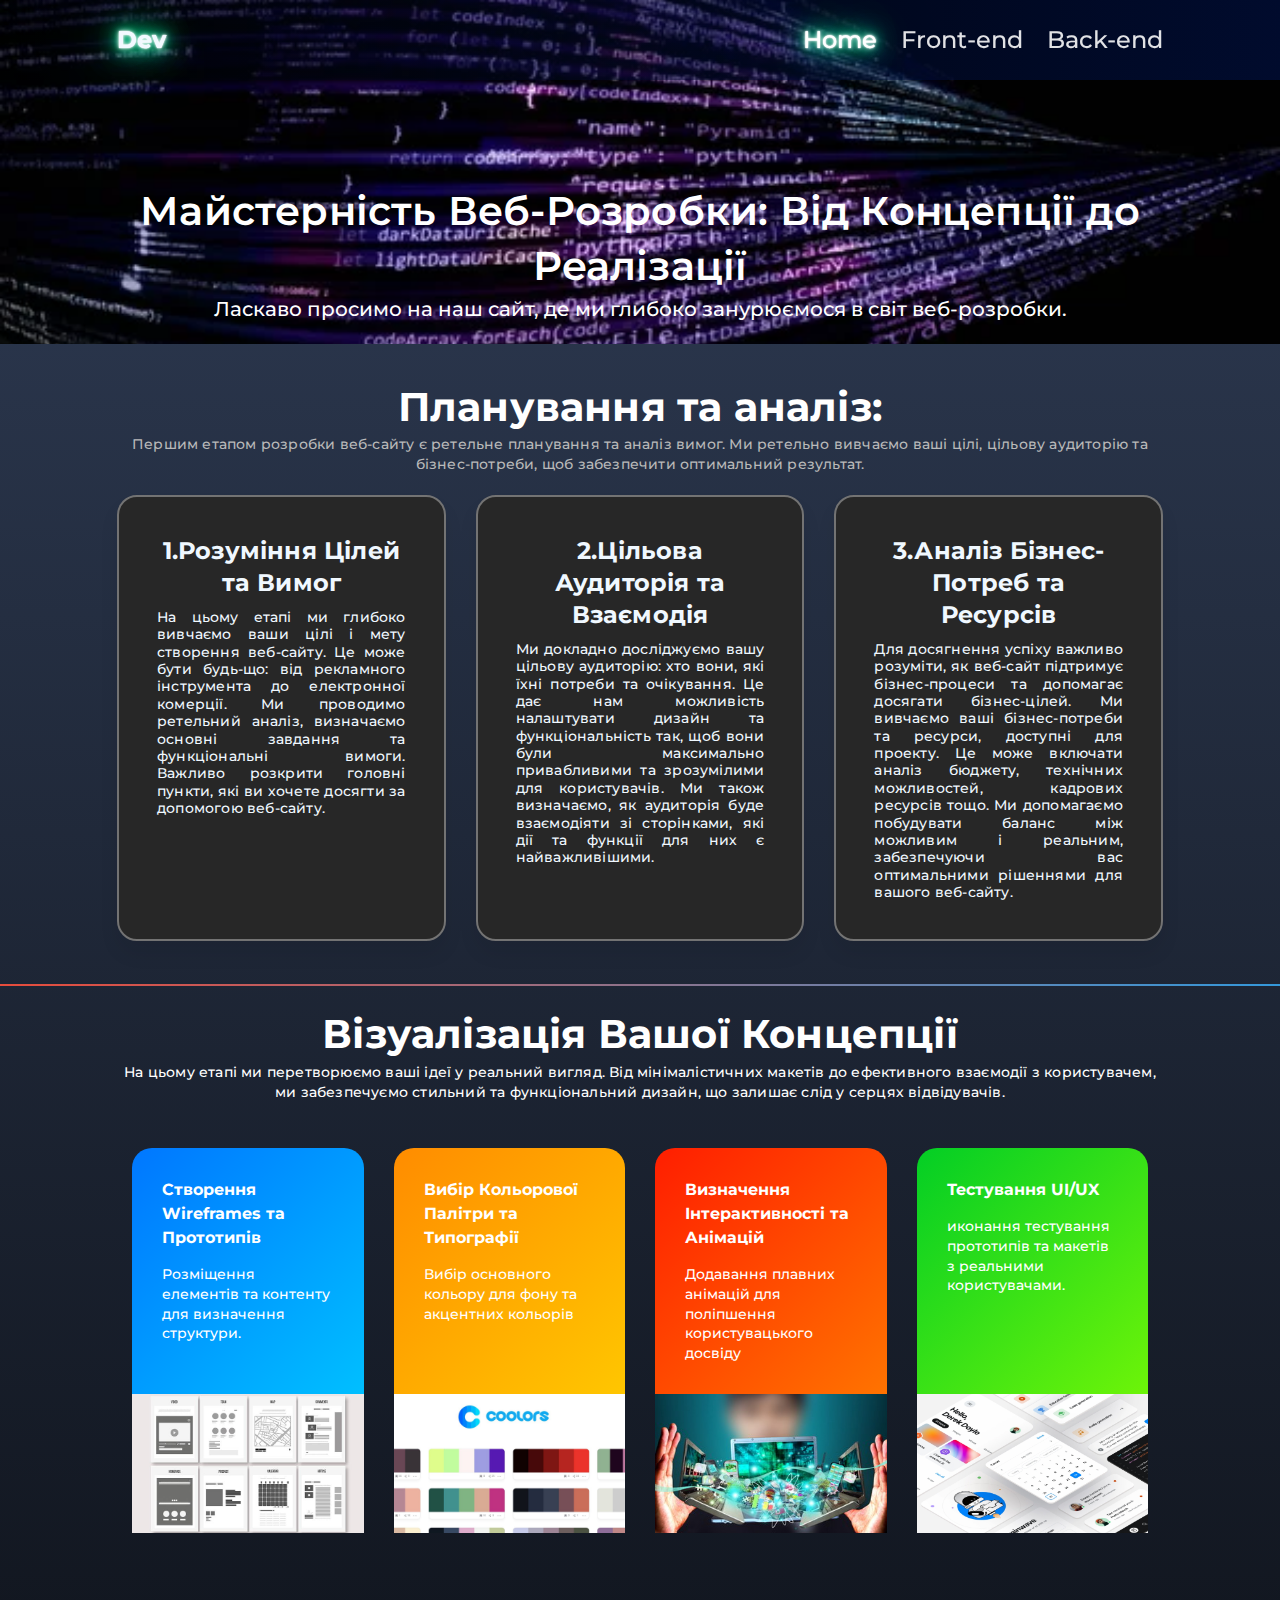
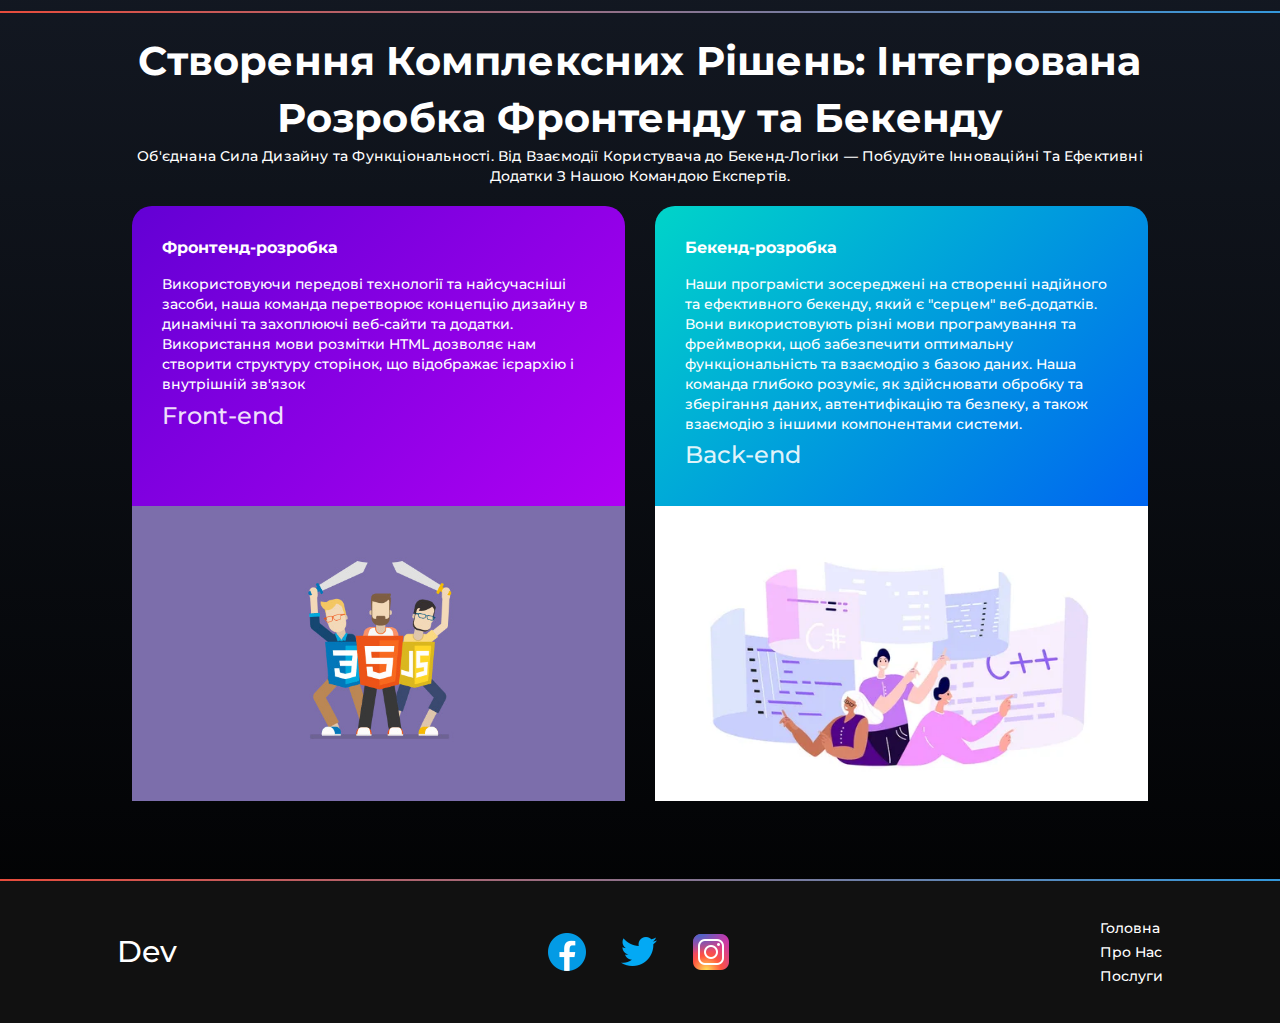
<file: index.html>
<!DOCTYPE html>
<html lang="en">
<head>
    <meta charset="UTF-8">
    <meta name="viewport" content="width=device-width, initial-scale=1.0">
    <link rel="stylesheet" href="css/style.css">
    <link rel="shortcut icon" href="img/favicon.ico" type="image/x-icon">
    <link href="https://fonts.googleapis.com/css?family=Montserrat:100,200,300,regular,500,600,700,800,900,100italic,200italic,300italic,italic,500italic,600italic,700italic,800italic,900italic" rel="stylesheet" />
    <title>Web-dev</title>
</head>
<body>
    <div class="wraper">
        <header class="header">
            <div class="header_container _container">
                <a href="" class="header__logo active_link">Dev</a>
                
                <nav class="header_menu menu">
                    <ul class="menu_list">
                        <li class="menu_item">
                            <a href="index.html" class="menu_link active_link">Home</a>
                        </li>
                        <li class="menu_item">
                            <a href="front-end.html" class="menu_link">Front-end</a>
                        </li>
                        <li class="menu_item">
                            <a href="back-end.html" class="menu_link ">Back-end</a>
                        </li>
                    </ul>
                </nav>
                <div class="header_burger_menu">
                    <span></span>
                </div>
            </div>
        </header>
      <main class="main">
      <div class="main__mainblock main-block">
        <div class="main-block_container _container">
            <div class="main-block__body">
        <h1 class="main-block__title">Майстерність Веб-Розробки: Від Концепції до Реалізації
        </h1>
        <div class="main-block__text">Ласкаво просимо на наш сайт, де ми глибоко занурюємося в світ веб-розробки.</div>
         
        </div>
        <div class="main-block_image ibg">
        <img src="img/fon.jpg" alt="cover">
      </div>
    </div>
    </div>
      </main>
      <section class="page__services services">
        <div class="services_container _container">
            <div class="services_header header__block">
                <h2 class="header-block__title">Планування та аналіз:</h2>
                <div class="header-block__sub-title">Першим етапом розробки веб-сайту є ретельне планування та аналіз вимог. Ми ретельно вивчаємо ваші цілі, цільову аудиторію та бізнес-потреби, щоб забезпечити оптимальний результат.
                 </div>
            <div class="services__body">
                <div class="services__column">
                    <div class="services__item item-services">
                      
                        <h3 class="services__item__title">
                            1.Розуміння Цілей та Вимог</h3>
                            <div class="services__item_text">
                                На цьому етапі ми глибоко вивчаємо ваши цілі і мету створення веб-сайту. Це може бути будь-що: від рекламного інструмента до електронної комерції. Ми проводимо ретельний аналіз, визначаємо основні завдання та функціональні вимоги. Важливо розкрити головні пункти, які ви хочете досягти за допомогою веб-сайту.</div> 
                            </div>
                           
                    </div>
                    <div class="services__column">
                        <div class="services__item item-services">
                         
                            <h3 class="services__item__title">
                                2.Цільова Аудиторія та Взаємодія </h3>
                                <div class="services__item_text">
                                    Ми докладно досліджуємо вашу цільову аудиторію: хто вони, які їхні потреби та очікування. Це дає нам можливість налаштувати дизайн та функціональність так, щоб вони були максимально привабливими та зрозумілими для користувачів. Ми також визначаємо, як аудиторія буде взаємодіяти зі сторінками, які дії та функції для них є найважливішими.</div> 
                                </div>
                        </div>
                        <div class="services__column">
                            <div class="services__item item-services">
                             
                                <h3 class="services__item__title">
                                    3.Аналіз Бізнес-Потреб та Ресурсів </h3>
                                    <div class="services__item_text">
                                        Для досягнення успіху важливо розуміти, як веб-сайт підтримує бізнес-процеси та допомагає досягати бізнес-цілей. Ми вивчаємо ваші бізнес-потреби та ресурси, доступні для проекту. Це може включати аналіз бюджету, технічних можливостей, кадрових ресурсів тощо. Ми допомагаємо побудувати баланс між можливим і реальним, забезпечуючи вас оптимальними рішеннями для вашого веб-сайту.</div> 
                                    </div>
                            </div>
                        </div>
                    </div> 
      </section>
<section class="page__practices page__services">
    <div class="practices__container _container">
        <div class="practices_header-block header__block">
            <div class="header-block__title">Візуалізація Вашої Концепції</div>
            <h2 class="header-block__subtitle">На цьому етапі ми перетворюємо ваші ідеї у реальний вигляд. Від мінімалістичних макетів до ефективного взаємодії з користувачем, ми забезпечуємо стильний та функціональний дизайн, що залишає слід у серцях відвідувачів. </h2>
        </div>
        <div class="practices__body">
        <div class="practices__column">
            <div class="practices__item item1">
                <div class="item-practices__content">
                <div class="practices__title">Створення Wireframes та Прототипів</div>
                <div class="practices__subtitle">Розміщення елементів та контенту для визначення структури.</div>
                </div>
                    <div class="practices__image ibg"><img src="img/wireframes.jpg" alt="wireframes"></div>
            
        </div>
        </div>
        <div class="practices__column">
            <div class="practices__item item2">
                <div class="item-practices__content">
                <div class="practices__title">Вибір Кольорової Палітри та Типографії</div>
                <div class="practices__subtitle">Вибір основного кольору для фону та акцентних кольорів </div>
            </div>
            <div class="practices__image ibg"><img src="img/coolors2.jpg" alt="color"></div>
            </div> 
               </div>
            
        <div class="practices__column">
            <div class="practices__item item3">
                <div class="item-practices__content">
                <div class="practices__title">Визначення Інтерактивності та Анімацій</div>
            <div class="practices__subtitle">Додавання плавних анімацій для поліпшення користувацького досвіду</div>
        </div>
         <div class="practices__image ibg"><img src="img/inter.jpg" alt="inter"></div>
            </div></div>
        <div class="practices__column">
            <div class="practices__item item4">
                <div class="item-practices__content">
                <div class="practices__title">Тестування UI/UX</div>
                <div class="practices__subtitle">иконання тестування прототипів та макетів з реальними користувачами.</div>
            </div>
                <div class="practices__image ibg"><img src="img/ux.jpg" alt="ux"></div>
            </div>
        </div>       
    </div>
</section>
<section class="page__develop page__services">
    <div class="develop__container _container">
        <div class="develop_header-block header__block">
            <div class="header-block__title">Створення Комплексних Рішень: Інтегрована Розробка Фронтенду та Бекенду</div>
            <h2 class="header-block__subtitle">Об'єднана Сила Дизайну та Функціональності. Від Взаємодії Користувача до Бекенд-Логіки — Побудуйте Інноваційні Та Ефективні Додатки З Нашою Командою Експертів.</h2>
        </div>
        <div class="develop__body">
        <div class="develop__column">
            <div class="develop__item item5">
                <div class="item-practices__content">
                <div class="practices__title">Фронтенд-розробка</div>
                <div class="practices__subtitle">Використовуючи передові технології та найсучасніші засоби, наша команда перетворює концепцію дизайну в динамічні та захоплюючі веб-сайти та додатки. Використання мови розмітки HTML дозволяє нам створити структуру сторінок, що відображає ієрархію і внутрішній зв'язок<br>
                    <a href="" class="menu_link card">Front-end</a></div>
                </div>
                    <div class="practices__image ibg"><img src="img/front.jpg" alt="front"></div>
            
        </div>
        </div>
        <div class="develop__column">
            <div class="develop__item item6">
                <div class="item-practices__content">
                <div class="practices__title">Бекенд-розробка</div>
            <div class="practices__subtitle">Наши програмісти зосереджені на створенні надійного та ефективного бекенду, який є "серцем" веб-додатків. Вони використовують різні мови програмування та фреймворки, щоб забезпечити оптимальну функціональність та взаємодію з базою даних. Наша команда глибоко розуміє, як здійснювати обробку та зберігання даних, автентифікацію та безпеку, а також взаємодію з іншими компонентами системи.<br>
                <a href="" class="menu_link card">Back-end</a></div>
        </div>
         <div class="practices__image ibg"><img src="img/backend.jpg" alt="backend"></div>
            </div></div>
            
    </div>
</section>
<footer class="footer">
    <div class="footer_container _container">
    <div class="footer-content">
        <div class="footer-logo active" style="font-size: 30px;">
           Dev
        </div>
        <div class="footer-social">
            <a href="#" class="social-icon"><i class="fab fa-facebook-f"><img src="img/facebook.png" alt=""></i></a>
            <a href="#" class="social-icon"><i class="fab fa-twitter"><img src="img/twitter.png" alt=""></i></a>
            <a href="#" class="social-icon"><i class="fab fa-instagram"><img src="img/instagram.png" alt=""></i></a>
        </div>
        <div class="footer-links">
            <ul>
                <li><a href="#">Головна</a></li>
                <li><a href="#">Про Нас</a></li>
                <li><a href="#">Послуги</a></li>
            </ul>
        </div>
    </div>
    </div>
</footer>
    </div>
</body>
<script src="burger.js"></script><script>
document.addEventListener("DOMContentLoaded", function () {
    const interactiveCards = document.querySelectorAll(".services__item");
  
    interactiveCards.forEach((interactiveCard) => {
      interactiveCard.addEventListener("mousemove", function (e) {
        const rect = interactiveCard.getBoundingClientRect();
        const offsetX = (e.clientX - rect.left - 50) / 20;
        const offsetY = (e.clientY - rect.top - 50) / 20;
  
        interactiveCard.style.background = `
          radial-gradient(circle at ${e.clientX - rect.left}px ${e.clientY - rect.top}px, #03ce25, #000000)
        `;
        interactiveCard.style.transform = `translate(${offsetX}px, ${offsetY}px)`;
      });
  
      interactiveCard.addEventListener("mouseleave", function () {
        interactiveCard.style.background = "#333232";
        interactiveCard.style.transform = "translate(0, 0)";
      });
    });
  });
  
  </script>
</html>
</file>
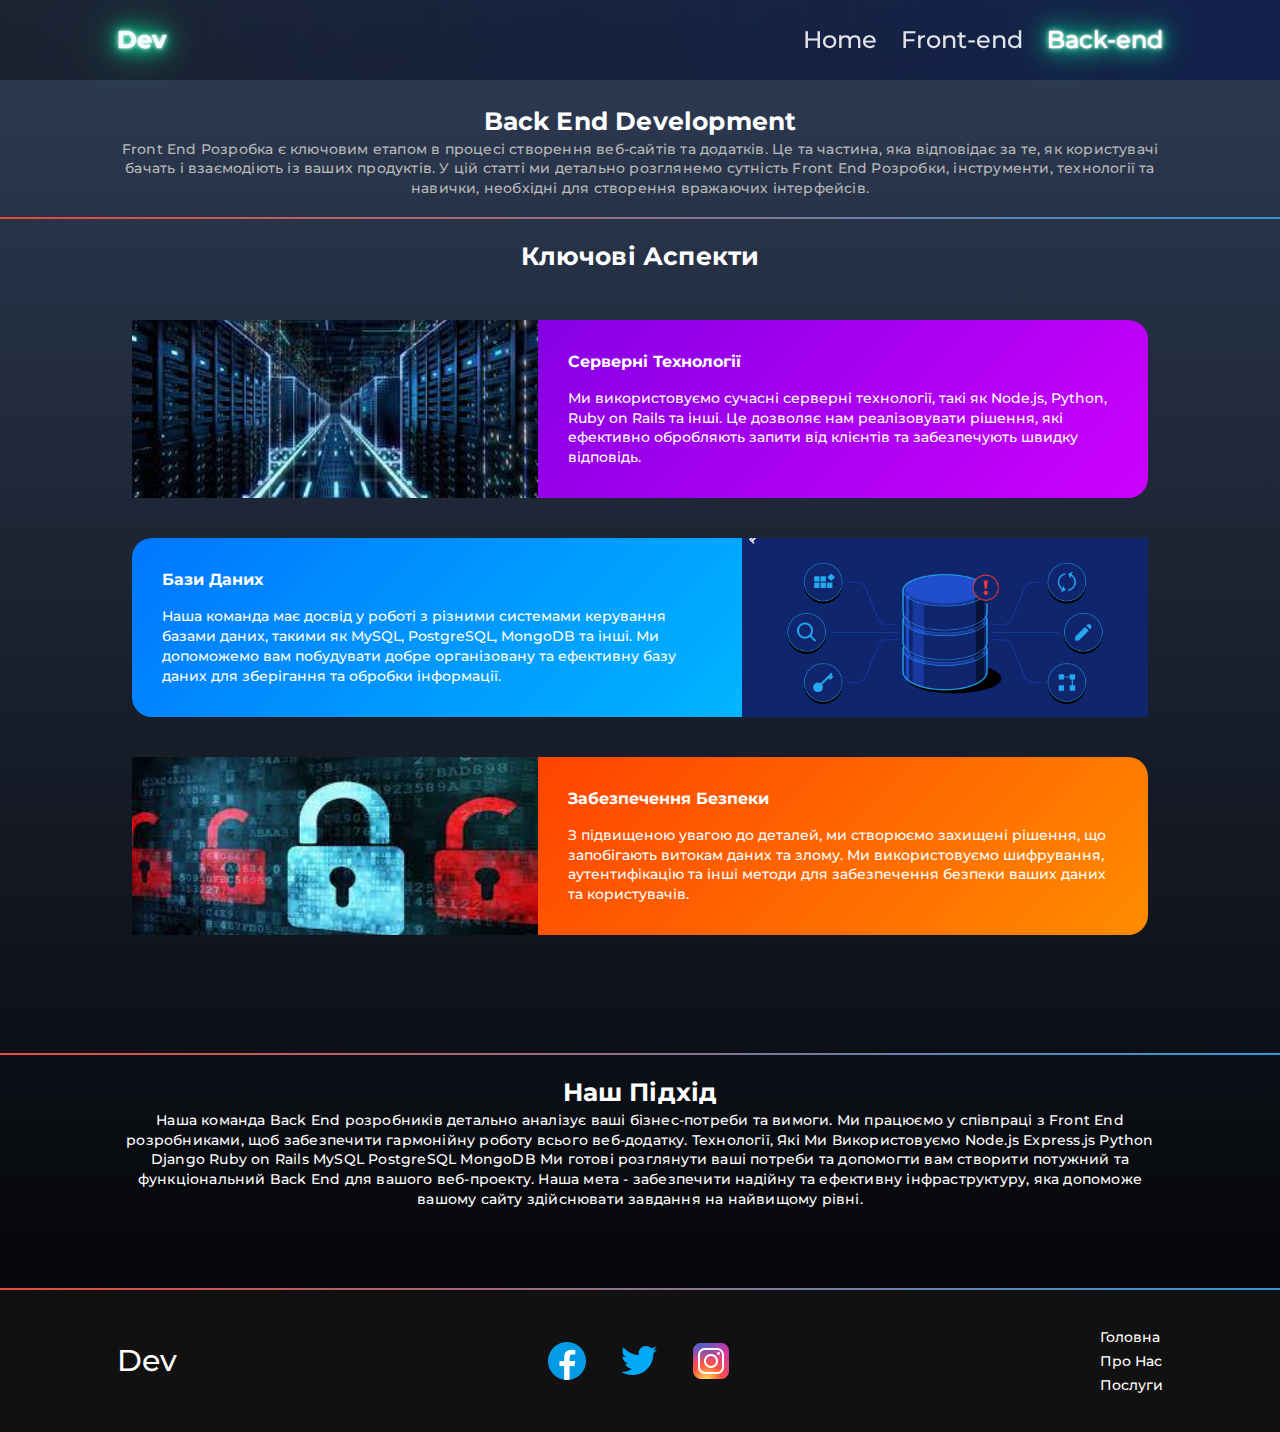
<file: back-end.html>
<!DOCTYPE html>
<html lang="en">
<head>
    <meta charset="UTF-8">
    <meta name="viewport" content="width=device-width, initial-scale=1.0">
    <link rel="stylesheet" href="css/back.css">
    <link href="https://fonts.googleapis.com/css?family=Montserrat:100,200,300,regular,500,600,700,800,900,100italic,200italic,300italic,italic,500italic,600italic,700italic,800italic,900italic" rel="stylesheet" />
    <link rel="shortcut icon" href="img/favicon.ico" type="image/x-icon">
    <title>Web-dev</title>
</head>
<body>
   
        <div class="wraper">
            <header class="header">
                <div class="header_container _container">
                    <a href="" class="header__logo active_link">Dev</a>
                    
                    <nav class="header_menu menu">
                        <ul class="menu_list">
                            <li class="menu_item">
                                <a href="index.html" class="menu_link">Home</a>
                            </li>
                            <li class="menu_item">
                                <a href="front-end.html" class="menu_link">Front-end</a>
                            </li>
                            <li class="menu_item">
                                <a href="back-end.html" class="menu_link active_link">Back-end</a>
                            </li>
                        </ul>
                    </nav>
                    <div class="header_burger_menu">
                        <span></span>
                    </div>
                </div>
            </header>
        
        
        
      
      <section class="page__services services">
        <div class="services_container _container">
            <div class="services_header header__block">
                <h2 class="header-block__title">Back End Development</h2>
                <div class="header-block__sub-title">Front End Розробка є ключовим етапом в процесі створення веб-сайтів та додатків. Це та частина, яка відповідає за те, як користувачі бачать і взаємодіють із ваших продуктів. У цій статті ми детально розглянемо сутність Front End Розробки, інструменти, технології та навички, необхідні для створення вражаючих інтерфейсів.
                 </div>

      </section>
<section class="page__practices page__services">
    <div class="practices__container _container">
        <div class="practices_header-block header__block">
            <div class="header-block__title"> Ключові Аспекти</div>
            <h2 class="header-block__subtitle"></h2>
        </div>
        <div class="practices__body">
        <div class="practices__column">
            <div class="practices__item item5"><div class="practices__image ibg"><img src="img/server.jpg" alt="server"></div>
                <div class="item-practices__content">
                <div class="practices__title">Серверні Технології</div>
                <div class="practices__subtitle">Ми використовуємо сучасні серверні технології, такі як Node.js, Python, Ruby on Rails та інші. Це дозволяє нам реалізовувати рішення, які ефективно обробляють запити від клієнтів та забезпечують швидку відповідь.</div>
                </div>
                    
            
        </div>
        </div>
        <div class="practices__column">
            <div class="practices__item item1">
                <div class="item-practices__content">
                <div class="practices__title">Бази Даних</div>
                <div class="practices__subtitle">Наша команда має досвід у роботі з різними системами керування базами даних, такими як MySQL, PostgreSQL, MongoDB та інші. Ми допоможемо вам побудувати добре організовану та ефективну базу даних для зберігання та обробки інформації. </div>
            </div>
            <div class="practices__image ibg"><img src="img/bd.png" alt="bd"></div>
            </div> 
               </div>
            
        <div class="practices__column">
            <div class="practices__item item3"><div class="practices__image ibg"><img src="img/sec.jpg" alt="sec"></div>
                <div class="item-practices__content">
                <div class="practices__title">Забезпечення Безпеки</div>
            <div class="practices__subtitle">З підвищеною увагою до деталей, ми створюємо захищені рішення, що запобігають витокам даних та злому. Ми використовуємо шифрування, аутентифікацію та інші методи для забезпечення безпеки ваших даних та користувачів.</div>
        </div>
         
            </div></div>   
    </div>
</section>
<section class="page__develop page__services">
    <div class="develop__container _container">
        <div class="develop_header-block header__block">
            <div class="header-block__title">Наш Підхід</div>
            <h2 class="header-block__subtitle">Наша команда Back End розробників детально аналізує ваші бізнес-потреби та вимоги. Ми працюємо у співпраці з Front End розробниками, щоб забезпечити гармонійну роботу всього веб-додатку.

                Технології, Які Ми Використовуємо
                Node.js
                Express.js
                Python
                Django
                Ruby on Rails
                MySQL
                PostgreSQL
                MongoDB
                Ми готові розглянути ваші потреби та допомогти вам створити потужний та функціональний Back End для вашого веб-проекту. Наша мета - забезпечити надійну та ефективну інфраструктуру, яка допоможе вашому сайту здійснювати завдання на найвищому рівні.</h2>
        </div>
      
      
            
    </div>
</section>
<footer class="footer">
    <div class="footer_container _container">
    <div class="footer-content">
        <div class="footer-logo active" style="font-size: 30px;">
           Dev
        </div>
        <div class="footer-social">
            <a href="#" class="social-icon"><i class="fab fa-facebook-f"><img src="img/facebook.png" alt=""></i></a>
            <a href="#" class="social-icon"><i class="fab fa-twitter"><img src="img/twitter.png" alt=""></i></a>
            <a href="#" class="social-icon"><i class="fab fa-instagram"><img src="img/instagram.png" alt=""></i></a>
        </div>
        <div class="footer-links">
            <ul>
                <li><a href="index.html">Головна</a></li>
                <li><a href="front-end.html">Про Нас</a></li>
                <li><a href="back-end.html">Послуги</a></li>
            </ul>
        </div>
    </div>
    </div>
</footer>
    </div>
</body>
<script src="burger.js"></script>
</html>
</file>
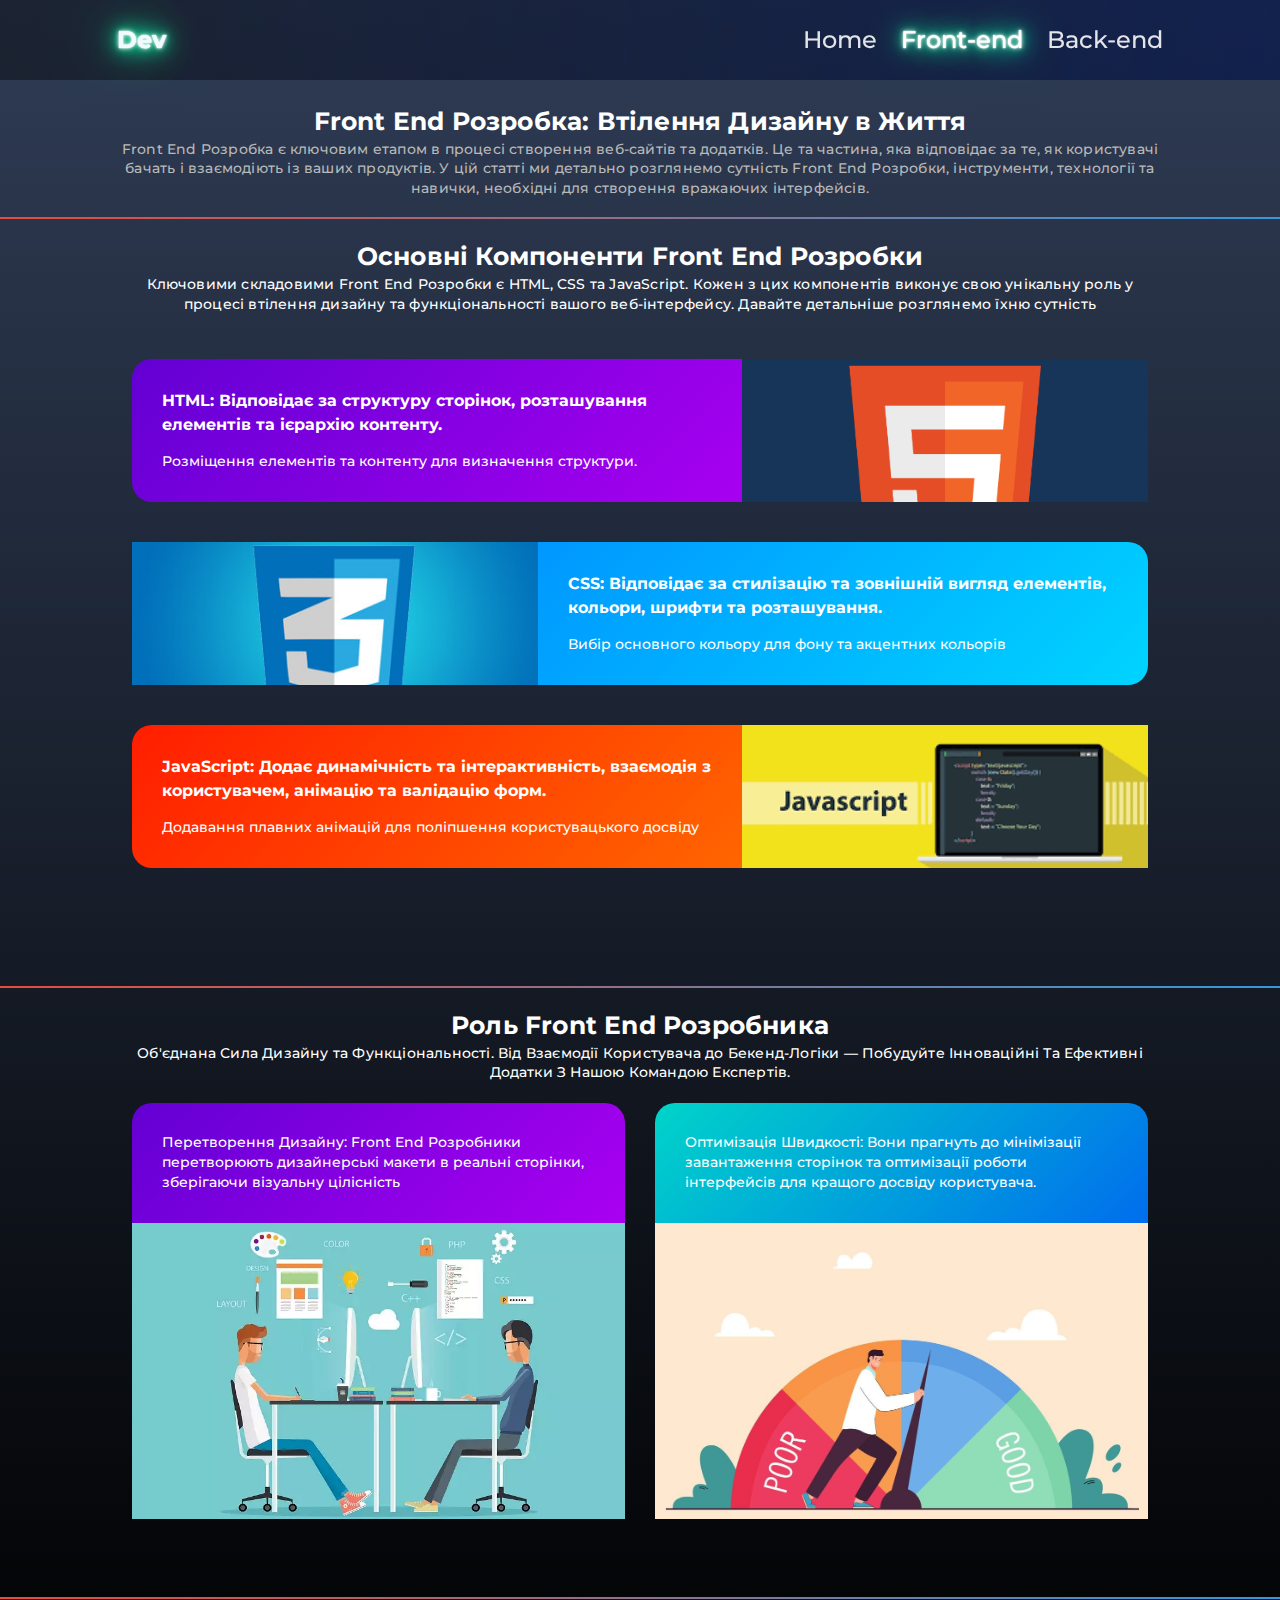
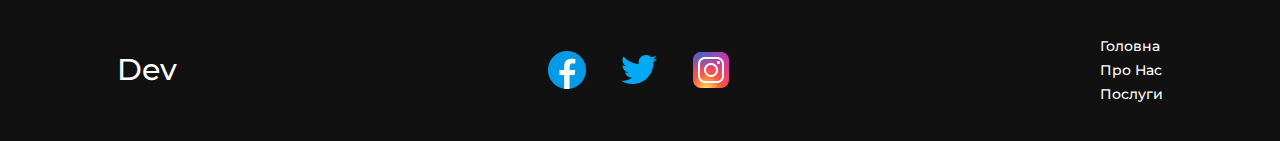
<file: front-end.html>
<!DOCTYPE html>
<html lang="en">
<head>
    <meta charset="UTF-8">
    <meta name="viewport" content="width=device-width, initial-scale=1.0">
    <link rel="stylesheet" href="css/front.css">
    <link href="https://fonts.googleapis.com/css?family=Montserrat:100,200,300,regular,500,600,700,800,900,100italic,200italic,300italic,italic,500italic,600italic,700italic,800italic,900italic" rel="stylesheet" />
   <link rel="shortcut icon" href="img/favicon.ico" type="image/x-icon">
    <title>Web-dev</title>
</head>
<body>
    <div class="wraper">
        <header class="header">
            <div class="header_container _container">
                <a href="" class="header__logo active_link">Dev</a>
                
                <nav class="header_menu menu">
                    <ul class="menu_list">
                        <li class="menu_item">
                            <a href="index.html" class="menu_link">Home</a>
                        </li>
                        <li class="menu_item">
                            <a href="front-end.html" class="menu_link active_link">Front-end</a>
                        </li>
                        <li class="menu_item">
                            <a href="back-end.html" class="menu_link ">Back-end</a>
                        </li>
                    </ul>
                </nav>
                <div class="header_burger_menu">
                    <span></span>
                </div>
            </div>
        </header>  
      
      <section class="page__services services">
        <div class="services_container _container">
            <div class="services_header header__block">
                <h2 class="header-block__title">Front End Розробка: Втілення Дизайну в Життя</h2>
                <div class="header-block__sub-title">Front End Розробка є ключовим етапом в процесі створення веб-сайтів та додатків. Це та частина, яка відповідає за те, як користувачі бачать і взаємодіють із ваших продуктів. У цій статті ми детально розглянемо сутність Front End Розробки, інструменти, технології та навички, необхідні для створення вражаючих інтерфейсів.
                 </div>

      </section>
<section class="page__practices page__services">
    <div class="practices__container _container">
        <div class="practices_header-block header__block">
            <div class="header-block__title"> Основні Компоненти Front End Розробки</div>
            <h2 class="header-block__subtitle">Ключовими складовими Front End Розробки є HTML, CSS та JavaScript. Кожен з цих компонентів виконує свою унікальну роль у процесі втілення дизайну та функціональності вашого веб-інтерфейсу. Давайте детальніше розглянемо їхню сутність</h2>
        </div>
        <div class="practices__body">
        <div class="practices__column">
            <div class="practices__item item5">
                <div class="item-practices__content">
                <div class="practices__title">HTML: Відповідає за структуру сторінок, розташування елементів та ієрархію контенту.</div>
                <div class="practices__subtitle">Розміщення елементів та контенту для визначення структури.</div>
                </div>
                    <div class="practices__image ibg"><img src="img/html.png" alt="html"></div>
            
        </div>
        </div>
        <div class="practices__column">
            <div class="practices__item item1"><div class="practices__image ibg"><img src="img/css.jpg" alt="css"></div>
                <div class="item-practices__content">
                <div class="practices__title">CSS: Відповідає за стилізацію та зовнішній вигляд елементів, кольори, шрифти та розташування.</div>
                <div class="practices__subtitle">Вибір основного кольору для фону та акцентних кольорів </div>
            </div>
            
            </div> 
               </div>
            
        <div class="practices__column">
            <div class="practices__item item3">
                <div class="item-practices__content">
                <div class="practices__title">JavaScript: Додає динамічність та інтерактивність, взаємодія з користувачем, анімацію та валідацію форм.</div>
            <div class="practices__subtitle">Додавання плавних анімацій для поліпшення користувацького досвіду</div>
        </div>
         <div class="practices__image ibg"><img src="img/java.png" alt="java"></div>
            </div></div>   
    </div>
</section>
<section class="page__develop page__services">
    <div class="develop__container _container">
        <div class="develop_header-block header__block">
            <div class="header-block__title">Роль Front End Розробника</div>
            <h2 class="header-block__subtitle">Об'єднана Сила Дизайну та Функціональності. Від Взаємодії Користувача до Бекенд-Логіки — Побудуйте Інноваційні Та Ефективні Додатки З Нашою Командою Експертів.</h2>
        </div>
        <div class="develop__body">
        <div class="develop__column">
            <div class="develop__item item5">
                <div class="item-practices__content">
                
                <div class="practices__subtitle">Перетворення Дизайну: Front End Розробники перетворюють дизайнерські макети в реальні сторінки, зберігаючи візуальну цілісність<br>
                    </div>
                </div>
                    <div class="develop__image ibg"><img src="img/fronted.webp" alt="fronted"></div>
            
        </div>
        </div>
        <div class="develop__column">
            <div class="develop__item item6">
                <div class="item-practices__content">
                            <div class="practices__subtitle">Оптимізація Швидкості: Вони прагнуть до мінімізації завантаження сторінок та оптимізації роботи інтерфейсів для кращого досвіду користувача.<br>
                </div>
        </div>
         <div class="develop__image ibg"><img src="img/optima.jpg" alt="optima"></div>
            </div></div>
            
    </div>
</section>
<footer class="footer">
    <div class="footer_container _container">
    <div class="footer-content">
        <div class="footer-logo active" style="font-size: 30px;">
           Dev
        </div>
        <div class="footer-social">
            <a href="#" class="social-icon"><i class="fab fa-facebook-f"><img src="img/facebook.png" alt=""></i></a>
            <a href="#" class="social-icon"><i class="fab fa-twitter"><img src="img/twitter.png" alt=""></i></a>
            <a href="#" class="social-icon"><i class="fab fa-instagram"><img src="img/instagram.png" alt=""></i></a>
        </div>
        <div class="footer-links">
            <ul>
                <li><a href="index.html">Головна</a></li>
                <li><a href="front-end.html">Про Нас</a></li>
                <li><a href="back-end.html">Послуги</a></li>
            </ul>
        </div>
    </div>
    </div>
</footer>
    </div>
    <script src="burger.js"></script>
</body>
</html>
</file>
<file: css/style.css>
* {
	padding: 0px;
	margin: 0px;
	border: none;
}

*,
*::before,
*::after {
	box-sizing: border-box;
    padding: 0;
    margin: 0;
    border: 0;
}

/* Links */

a, a:link, a:visited  {
    text-decoration: none;
}

a:hover  {
    text-decoration: none;
}

/* Common */

aside, nav, footer, header, section, main {
	display: block;
}

h1, h2, h3, h4, h5, h6, p {
    font-size: inherit;
	font-weight: inherit;
}

ul, ul li {
	list-style: none;
}

img {
	vertical-align: top;
}



html, body{
    height: 100%;
    line-height: 1;
    font-size: 14px;
    color:white;
    
    font-family: Montserrat;
    font-weight: 500;
    background-color: #000000;
}

.wraper{
    min-height: 100%;
    overflow: hidden;
    flex-direction: column;
    display: flex;
    background: linear-gradient(to bottom, #2f3c55, #000000);
}
._container{
    max-width: 1046px;
    margin: 0 auto;
    padding: 0 15px ;
    box-sizing: content-box;
 background-color: transparent;
}
.ibg{
    position: relative;
}
.ibg img{
    position: absolute;
    width: 100%;
    height: 100%;
    top: 0;
    left: 0;
    object-fit: cover;
}

.header {
    position: fixed;
    width: 100%;
    left: 0;
    top: 0;
    z-index: 20;
    background: linear-gradient(to right, #00000065, #0112499d);
}
.header_container {
    display: flex;
    min-height: 80px;
    align-items: center;
    justify-content: space-between;
    
}
@media (max-width: 479) {
    .header_container {
        
        min-height: 70px;
    } 
    
}
.header__logo {
    color: rgba(240, 248, 255, 0.897);
    font-size: 24px;
    font-weight: 700;
    
}
.menu_list {
    display: flex;
    flex-wrap: wrap;
    align-items: center;
}
.header_menu {
    margin: 0 0  0 133px;
    
}
.menu_item:not(:last-child){
    margin: 0 24px 0 0;
}

.header_burger_menu {
    display: none;
}

@media (max-width: 750px) {
    .header_burger_menu {
        display: block;
        position: relative;
        width: 30px;
        height: 20px;
    }

    .header_burger_menu span {
        position: absolute;
        background-color: white;
        left: 0;
        width: 100%;
        height: 2px;
        top: 9px;
        transition: all 0.3s ease 0s;
    }

    .header_burger_menu:after,
    .header_burger_menu:before {
        content: '';
        background-color: white;
        position: absolute;
        width: 100%;
        height: 2px;
        transition: all 0.3s ease 0s;
    }

    .header_burger_menu:before {
        top: 0;
    }

    .header_burger_menu.active:before {
        transform: rotate(45deg);
        top: 9px;
    }

    .header_burger_menu.active:after {
        transform: rotate(-45deg);
        bottom: 9px;
    }

    .header_burger_menu.active span {
       transform: scale(0);
    }

    .header_burger_menu:after {
        bottom: 0;
    }

    .header.active {
        position: fixed;
        top: 0;
        left: 0;
        width: 100%;
        height: 100%;
        background-color: #000000;
        z-index: 10; /* Додайте це, щоб меню було зверху */
    }

    .header_menu {
        padding-top: 70px;
        position: absolute;
        top: 0;
        right: -100%; /* Початкове значення, яке приховує меню */
        width: 100%;
        height: 100%;
        background-color: #000000;
        transition: right 0.3s ease; /* Анімація для відкривання/закривання */
    }

    .menu_list {
        display: block;
        padding: 30px 20px;
    }

    .menu_item {
        margin-bottom: 20px;
    }

    .menu_link {
        font-size: 24px;
        color: white;
        text-decoration: none;
        transition: color 0.3s ease; /* Анімація для кольору тексту при наведенні */
    }

    .menu_link:hover {
        color: #0bd325;
    }

    .header.active .header_menu {
        right: 0; /* Показати меню при активному класі .active на .header */
    }

    .header_container {
        padding-top: 15px;
        align-items: center;
    }
}



@media (max-width: 450px) {
    .header__logo {
        font-size: 14px;
        font-weight: 700;
        
    }
    
}
@media (max-width: 992px) {
    .header_menu {
        margin: 0 0  0 80px;
        
    } 
    
}
@media (max-width: 766px) {
    .header_menu {
        margin: 0 0  0 40px;
        
    } 
    
}
@media (max-width: 479px) {
    .header_menu {
        margin: 0 0  0 20px;
        
    } 
    
}





.menu_link {
    font-size: 24px;
    position: relative;
    color: #ffffffe1;
    font-weight: 500;
    line-height: 171%;
    text-decoration: none;
  }
  .active_link{

    text-shadow:
    /* белый свет */
    0 0 1px #fff,
    0 0 2px #fff,
    0 0 5px #fff,
    /* зеленый свет */
    0 0 11px #0fa,
    0 0 20px #0fa,
    0 0 30px #0fa,
    0 0 55px #0fa,
    0 0 80px #0fa;

  }
  .menu_link::before {
    content: "";
    position: absolute;
    width: 100%;
    height: 2px; /* Товщина підкреслення */
    background: linear-gradient(to right, #0555bd, #0bd325);/* Колір підкреслення */
    bottom: -5px; /* Відстань підкреслення від тексту */
    transform: scaleX(0); /* По замовчуванню підкреслення невидиме */
    transform-origin: left center;
    transition: transform 0.3s ease; /* Час і зігнутість плавного з'явлення */
  }
  
  .menu_link:hover::before {
    transform: scaleX(1); /* Підкреслення стає видимим при наведенні */
    transform-origin: left center; /* Змінюємо точку з'явлення на правий край */
  }
.card:before{
    content: "";
    position: absolute;
    width: 100%;
    height: 2px; /* Товщина підкреслення */
    background: white;/* Колір підкреслення */
    bottom: -5px; /* Відстань підкреслення від тексту */
    transform: scaleX(0); /* По замовчуванню підкреслення невидиме */
    transform-origin: left center;
    transition: transform 0.3s ease;
}
.card:hover::before {
    transform: scaleX(1); /* Підкреслення стає видимим при наведенні */
    transform-origin: left center; /* Змінюємо точку з'явлення на правий край */
  }

@media (max-width: 479px) {
    .menu_link {
        font-size: 20px;
        
    } 
    
}

.main{
flex: 1 1 auto;
}


.main-block {
    position: relative;
}


.main-block__body {
    padding: 184px 0px 20px 0;
    position: relative;
    z-index: 2;
    text-align: center;
    
}
@media (max-width:995px){
    .main-block__body{
        padding: 120px 0px 20px 0;
    }
}
.main-block__body {
    margin: 0 0 35px 0;

}
.main-block__title {
    font-size: 40px;
    line-height: 137%;
    font-weight: 600;
    letter-spacing: 0.2px;
    color: white;
}
@media (max-width:470px){
    .main-block__body{
    text-align: center;}
    .main-block__title{
        font-size: 20px;
    }
    .main-block__text { font-size: 16px;
    }}
.main-block__text {
    font-size: 20px;
    line-height: 150%;
    font-weight: 500;
    color: white;
}

.main-block_image {
    position: absolute;
    width: 100%;
    height: 100%;
    top: 0;
    left: 0;
}
@media (max-width: 1300px){
    .main-block_image img{
    object-position: right;
}}

.page__services {
    position: relative;
    z-index: 2;
   
}

.services_container {
    display: flex;
  
}

.services__body {
    display: flex;
    margin: 0 -15px;
    flex-wrap: wrap;
    margin-bottom: -5px;
    margin-top: 20px;
    
    
}
.page__services::before {
    content: "";
    position: absolute;
    bottom: 0;
    left: 0;
    width: 100%;
    height: 2px;
    background: linear-gradient(to right, #e74c3c, #3498db);
      }
      
      .page__services:hover::before {
        opacity: 1;
      }
.services__column {
    padding: 0 15px;
    flex: 0 1 33.333%;
    margin-bottom: 30px;
    
    
}
@media (max-width: 992px) {
    .services__column {
        padding: 0 15px;
        flex: 0 1 50%;
        margin-bottom: 30px;
    }    
    
}
@media (max-width: 670px) {
    .services__column {
        padding: 0 15px;
        flex: 0 1 100%;
        margin-bottom: 30px;
        text-align: justify;
    }    
    .services__body >:not(:last-child) {
        
        margin-bottom: 30px;
    }
    
}
.services__item {
    height: 100%;
    box-shadow: 0px 13px 19px rgb(0,0,0,0.07);
    background-color: #272727;
    padding: 38px;
    border-radius: 20px;
    border-color: #737373;
    border: 2px solid #737373;
}

.item-services> :not(:last-child){
    margin: 0px 0px 10px 0px;
}

.services__item__title {
    font-weight: 700;
    font-size: 24px;
    line-height: 133%;
    color: aliceblue;
}
.services__item_text {
    font-weight: 500;
    font-size: 14px;
    line-height: 124%;
    color: aliceblue;
    text-align: justify;
}
.item-services_green> :not(:last-child){
    margin: 0px 0px 10px 0px;
}
.services_header{
    margin-bottom: 20px;
}
@keyframes floatAnimation {
    0%, 100% {
      transform: translateY(0);
    }
    50% {
      transform: translateY(-10px);
    }
  }

.header__block {
    text-align: center;
    letter-spacing: 0.2px;
    line-height: 142%;
}
.header-block__title {
    font-size: 40px;
    line-height: 142%;
    font-weight: 700;
    
}
.header-block__title> :not(:last-child){
    margin-bottom: 10px;
}
.header-block__sub-title {
    line-height: 142%;
    color: #b9b9b9;

}









.page__practices {
    padding: 20px 0px 80px 0px;
    
}

.practices_header-block {
    margin-bottom: 45px;
}


.practices__body{
display: flex;
margin-right: 0px -20px;
flex-wrap: wrap;

}
.develop__body{
    display: flex;
    padding-top: 20px;
    flex-wrap: wrap;
    
    }
.practices__column {
    padding: 0px 15px;
    flex: 0 1 25%;
}
.develop__column {
    padding: 0px 15px;
    flex: 0 1 50%;
}
@media (max-width: 470px) {
    .develop__column {
        margin-bottom: 15px;
        padding: 0px 15px;
        flex: 0 1 100%;
    }
}
@media (max-width: 1030px) {
    .practices__column {
        margin-bottom: 15px;
        padding: 0px 15px;
        flex: 0 1 50%;
    }
}
@media (max-width: 470px) {
    .practices__column {
        margin-bottom: 15px;
        padding: 0px 15px;
        flex: 0 1 100%;
    }
}
.practices__item {
    border-radius: 20px;
   display: flex;
   flex-direction: column;
   height: 100%;

    
}
.page__develop {
    padding: 20px 0px 80px 0px;
    
}

.develop__item{
    border-radius: 20px;
   display: flex;
   flex-direction: column;
   height: 100%;
}

.item1{
    background: linear-gradient(135deg, #0077FF, #00D4FF);
}
.item2{background: linear-gradient(135deg, #FF8C00, #FFD700);}
.item3{  background: linear-gradient(135deg, #FF1E00, #FF8C00);}
.item4{ background: linear-gradient(135deg, #03ce25, #8CFF00);}
.item6{ background: linear-gradient(135deg, #00d4c9, #003cff);}
.item5{ background: linear-gradient(135deg, #6300d4, #cc00ff);}
.item-practices__content>:not(:last-child){
    margin-bottom: 15px;
}
.item-practices__content{
    padding: 30px;
    flex: 1 1 auto;
}
.practices__title {
    font-size: 16px;
    font-weight: 700;
    line-height: 150%;
}
.practices__subtitle {
    font-size: 14px;
    font-weight: 500;
    line-height: 142%;
}
.practices__image {
    padding: 0px 0px 60% 0px;
    border-radius: 5px;
}


.footer {
    background-color: #111;
    color: #FFF;
    padding: 30px 0;
}

.footer-content {
    display: flex;
    flex-direction: column;
    align-items: center;
    justify-content: space-between;
    max-width: 1200px;
    margin: 0 auto;
}

.footer-logo img {
    max-width: 100px;
}

.footer-links ul {
    list-style: none;
    padding: 0;
}

.footer-links li {
    margin: 10px 0;
}

.footer-links a {
    color: #FFF;
    text-decoration: none;
}

.footer-social a {
    margin: 0 10px;
    color: #FFF;
    font-size: 18px;
    text-decoration: none;
}

@media (min-width: 768px) {
    .footer-content {
        flex-direction: row;
    }
    
    .footer-logo {
        margin-right: auto;
    }
    
    .footer-links {
        margin-left: auto;
    }
}
</file>
<file: css/back.css>
/* Reset and base styles  */
* {
	padding: 0px;
	margin: 0px;
	border: none;
}

*,
*::before,
*::after {
	box-sizing: border-box;
    padding: 0;
    margin: 0;
    border: 0;
}

/* Links */

a, a:link, a:visited  {
    text-decoration: none;
}

a:hover  {
    text-decoration: none;
}

/* Common */

aside, nav, footer, header, section, main {
	display: block;
}

h1, h2, h3, h4, h5, h6, p {
    font-size: inherit;
	font-weight: inherit;
}

ul, ul li {
	list-style: none;
}

img {
	vertical-align: top;
}



html, body{
    height: 100%;
    line-height: 1;
    font-size: 14px;
    color:white;
    
    font-family: Montserrat;
    font-weight: 500;
    background-color: #000000;
}

.wraper{
    min-height: 100%;
    overflow: hidden;
    flex-direction: column;
    display: flex;
    background: linear-gradient(to bottom, #2f3c55, #000000);
}
._container{
    max-width: 1046px;
    margin: 0 auto;
    padding: 0 15px ;
    box-sizing: content-box;
 background-color: transparent;
}
.ibg{
    position: relative;
}
.ibg img{
    position: absolute;
    width: 100%;
    height: 100%;
    top: 0;
    left: 0;
    object-fit: cover;
}

.header {
    position: fixed;
    width: 100%;
    left: 0;
    top: 0;
    z-index: 20;
    background: linear-gradient(to right, #00000065, #0112499d);
}
.header_container {
    display: flex;
    min-height: 80px;
    align-items: center;
    justify-content: space-between;
    
}
@media (max-width: 479) {
    .header_container {
        
        min-height: 70px;
    } 
    
}
.header__logo {
    color: rgba(240, 248, 255, 0.897);
    font-size: 24px;
    font-weight: 700;
    
}
.menu_list {
    display: flex;
    flex-wrap: wrap;
    align-items: center;
}
.header_menu {
    margin: 0 0  0 133px;
    
}
.menu_item:not(:last-child){
    margin: 0 24px 0 0;
}

.header_burger_menu {
    display: none;
}

@media (max-width: 750px) {
    .header_burger_menu {
        display: block;
        position: relative;
        width: 30px;
        height: 20px;
    }

    .header_burger_menu span {
        position: absolute;
        background-color: white;
        left: 0;
        width: 100%;
        height: 2px;
        top: 9px;
        transition: all 0.3s ease 0s;
    }

    .header_burger_menu:after,
    .header_burger_menu:before {
        content: '';
        background-color: white;
        position: absolute;
        width: 100%;
        height: 2px;
        transition: all 0.3s ease 0s;
    }

    .header_burger_menu:before {
        top: 0;
    }

    .header_burger_menu.active:before {
        transform: rotate(45deg);
        top: 9px;
    }

    .header_burger_menu.active:after {
        transform: rotate(-45deg);
        bottom: 9px;
    }

    .header_burger_menu.active span {
       transform: scale(0);
    }

    .header_burger_menu:after {
        bottom: 0;
    }

    .header.active {
        position: fixed;
        top: 0;
        left: 0;
        width: 100%;
        height: 100%;
        background-color: #000000;
        z-index: 10; /* Додайте це, щоб меню було зверху */
    }

    .header_menu {
        padding-top: 70px;
        position: absolute;
        top: 0;
        right: -100%; /* Початкове значення, яке приховує меню */
        width: 100%;
        height: 100%;
        background-color: #000000;
        transition: right 0.3s ease; /* Анімація для відкривання/закривання */
    }

    .menu_list {
        display: block;
        padding: 30px 20px;
    }

    .menu_item {
        margin-bottom: 20px;
    }

    .menu_link {
        font-size: 24px;
        color: white;
        text-decoration: none;
        transition: color 0.3s ease; /* Анімація для кольору тексту при наведенні */
    }

    .menu_link:hover {
        color: #0bd325;
    }

    .header.active .header_menu {
        right: 0; /* Показати меню при активному класі .active на .header */
    }

    .header_container {
        padding-top: 15px;
        align-items: center;
    }
}



@media (max-width: 450px) {
    .header__logo {
        font-size: 14px;
        font-weight: 700;
        
    }
    
}
@media (max-width: 992px) {
    .header_menu {
        margin: 0 0  0 80px;
        
    } 
    
}
@media (max-width: 766px) {
    .header_menu {
        margin: 0 0  0 40px;
        
    } 
    
}
@media (max-width: 479px) {
    .header_menu {
        margin: 0 0  0 20px;
        
    } 
    
}





.menu_link {
    font-size: 24px;
    position: relative;
    color: #ffffffe1;
    font-weight: 500;
    line-height: 171%;
    text-decoration: none;
  }
  .active_link{

    text-shadow:
    /* белый свет */
    0 0 1px #fff,
    0 0 2px #fff,
    0 0 5px #fff,
    /* зеленый свет */
    0 0 11px #0fa,
    0 0 20px #0fa,
    0 0 30px #0fa,
    0 0 55px #0fa,
    0 0 80px #0fa;

  }
  .menu_link::before {
    content: "";
    position: absolute;
    width: 100%;
    height: 2px; /* Товщина підкреслення */
    background: linear-gradient(to right, #0555bd, #0bd325);/* Колір підкреслення */
    bottom: -5px; /* Відстань підкреслення від тексту */
    transform: scaleX(0); /* По замовчуванню підкреслення невидиме */
    transform-origin: left center;
    transition: transform 0.3s ease; /* Час і зігнутість плавного з'явлення */
  }
  
  .menu_link:hover::before {
    transform: scaleX(1); /* Підкреслення стає видимим при наведенні */
    transform-origin: left center; /* Змінюємо точку з'явлення на правий край */
  }
.card:before{
    content: "";
    position: absolute;
    width: 100%;
    height: 2px; /* Товщина підкреслення */
    background: white;/* Колір підкреслення */
    bottom: -5px; /* Відстань підкреслення від тексту */
    transform: scaleX(0); /* По замовчуванню підкреслення невидиме */
    transform-origin: left center;
    transition: transform 0.3s ease;
}
.card:hover::before {
    transform: scaleX(1); /* Підкреслення стає видимим при наведенні */
    transform-origin: left center; /* Змінюємо точку з'явлення на правий край */
  }

@media (max-width: 479px) {
    .menu_link {
        font-size: 20px;
        
    } 
    
}



.page__services {
    position: relative;
    z-index: 2;
    padding-top: 104px;
   
}

.services_container {
    display: flex;
  
}

.services__body {
    display: flex;
    margin: 0 -15px;
    flex-wrap: wrap;
    margin-bottom: -5px;
    margin-top: 20px;
    
    
}
.page__services::before {
    content: "";
    position: absolute;
    bottom: 0;
    left: 0;
    width: 100%;
    height: 2px;
    background: linear-gradient(to right, #e74c3c, #3498db);
      }
      
      .page__services:hover::before {
        opacity: 1;
      }
.services__column {
    padding: 0 15px;
    flex: 0 1 33.333%;
    margin-bottom: 30px;
    
    
}
@media (max-width: 992px) {
    .services__column {
        padding: 0 15px;
        flex: 0 1 50%;
        margin-bottom: 30px;
    }    
    
}
@media (max-width: 670px) {
    .services__column {
        padding: 0 15px;
        flex: 0 1 100%;
        margin-bottom: 30px;
        text-align: justify;
    }    
    .services__body >:not(:last-child) {
        
        margin-bottom: 30px;
    }
    
}
.services__item {
    height: 100%;
    box-shadow: 0px 13px 19px rgb(0,0,0,0.07);
    background-color: #272727;
    padding: 38px;
    border-radius: 20px;
    border-color: #737373;
    border: 2px solid #737373;
}

.item-services> :not(:last-child){
    margin: 0px 0px 10px 0px;
}

.services__item__title {
    font-weight: 700;
    font-size: 24px;
    line-height: 133%;
    color: aliceblue;
}
.services__item_text {
    font-weight: 500;
    font-size: 14px;
    line-height: 124%;
    color: aliceblue;
    text-align: justify;
}
.item-services_green> :not(:last-child){
    margin: 0px 0px 10px 0px;
}
.services_header{
    margin-bottom: 20px;
}
@keyframes floatAnimation {
    0%, 100% {
      transform: translateY(0);
    }
    50% {
      transform: translateY(-10px);
    }
  }

.header__block {
    text-align: center;
    letter-spacing: 0.2px;
    line-height: 142%;
}
.header-block__title {
    font-size: 25px;
    line-height: 142%;
    font-weight: 700;
    
}
.header-block__title> :not(:last-child){
    margin-bottom: 10px;
}
.header-block__sub-title {
    line-height: 142%;
    color: #b9b9b9;

}









.page__practices {
    padding: 20px 0px 80px 0px;
    
}

.practices_header-block {
    margin-bottom: 45px;
}


.practices__body{
display: flex;
margin-right: 0px -20px;
flex-wrap: wrap;

}
.develop__body{
    display: flex;
    padding-top: 20px;
    flex-wrap: wrap;
    
    }
.practices__column {
    padding: 0px 15px;
    flex: 0 1 100%;
    margin-bottom: 40px;
}
.develop__column {
    padding: 0px 15px;
    flex: 0 1 50%;
}


.practices__item {
    border-radius: 20px;
   display: flex;
  
   height: 100%;

    
}
.page__develop {
    padding: 20px 0px 80px 0px;
    
}

.develop__item{
    border-radius: 20px;
   display: flex;
   flex-direction: column;
   height: 100%;
}

.item1{
    background: linear-gradient(135deg, #0077FF, #00D4FF);
}
.item2{background: linear-gradient(135deg, #FF8C00, #FFD700);}
.item3{  background: linear-gradient(135deg, #FF1E00, #FF8C00);}
.item4{ background: linear-gradient(135deg, #03ce25, #8CFF00);}
.item6{ background: linear-gradient(135deg, #00d4c9, #003cff);}
.item5{ background: linear-gradient(135deg, #6300d4, #cc00ff);}
.item-practices__content>:not(:last-child){
    margin-bottom: 15px;
}
.item-practices__content{
    padding: 30px;
    flex: 1 1 auto;
}
.practices__title {
    font-size: 16px;
    font-weight: 700;
    line-height: 150%;
}
.practices__subtitle {
    font-size: 14px;
    font-weight: 500;
    line-height: 142%;
}
.practices__image {
    padding: 0px 40% 0px 0px;
    border-radius: 5px;
}
.develop__image {
    padding: 0px 0% 60% 0px;
    border-radius: 5px;
}

.footer {
    background-color: #111;
    color: #FFF;
    padding: 30px 0;
}

.footer-content {
    display: flex;
    flex-direction: column;
    align-items: center;
    justify-content: space-between;
   
    margin: 0 auto;
}

.footer-logo img {
    max-width: 100px;
}

.footer-links ul {
    list-style: none;
    padding: 0;
}

.footer-links li {
    margin: 10px 0;
}

.footer-links a {
    color: #FFF;
    text-decoration: none;
}

.footer-social a {
    margin: 0 10px;
    color: #FFF;
    font-size: 18px;
    text-decoration: none;
}

@media (min-width: 768px) {
    .footer-content {
        flex-direction: row;
    }
    
    .footer-logo {
        margin-right: auto;
    }
    
    .footer-links {
        margin-left: auto;
    }
}
</file>
<file: css/front.css>
/* Reset and base styles  */
* {
	padding: 0px;
	margin: 0px;
	border: none;
}

*,
*::before,
*::after {
	box-sizing: border-box;
    padding: 0;
    margin: 0;
    border: 0;
}

/* Links */

a, a:link, a:visited  {
    text-decoration: none;
}

a:hover  {
    text-decoration: none;
}

/* Common */

aside, nav, footer, header, section, main {
	display: block;
}

h1, h2, h3, h4, h5, h6, p {
    font-size: inherit;
	font-weight: inherit;
}

ul, ul li {
	list-style: none;
}

img {
	vertical-align: top;
}



html, body{
    height: 100%;
    line-height: 1;
    font-size: 14px;
    color:white;
    
    font-family: Montserrat;
    font-weight: 500;
    background-color: #000000;
}

.wraper{
    min-height: 100%;
    overflow: hidden;
    flex-direction: column;
    display: flex;
    background: linear-gradient(to bottom, #2f3c55, #000000);
}
._container{
    max-width: 1046px;
    margin: 0 auto;
    padding: 0 15px ;
    box-sizing: content-box;
 background-color: transparent;
}
.ibg{
    position: relative;
}
.ibg img{
    position: absolute;
    width: 100%;
    height: 100%;
    top: 0;
    left: 0;
    object-fit: cover;
}

.header {
    position: fixed;
    width: 100%;
    left: 0;
    top: 0;
    z-index: 20;
    background: linear-gradient(to right, #00000065, #0112499d);
}
.header_container {
    display: flex;
    min-height: 80px;
    align-items: center;
    justify-content: space-between;
    
}
@media (max-width: 479) {
    .header_container {
        
        min-height: 70px;
    } 
    
}
.header__logo {
    color: rgba(240, 248, 255, 0.897);
    font-size: 24px;
    font-weight: 700;
    
}
.menu_list {
    display: flex;
    flex-wrap: wrap;
    align-items: center;
}
.header_menu {
    margin: 0 0  0 133px;
    
}
.menu_item:not(:last-child){
    margin: 0 24px 0 0;
}

.header_burger_menu {
    display: none;
}

@media (max-width: 750px) {
    .header_burger_menu {
        display: block;
        position: relative;
        width: 30px;
        height: 20px;
    }

    .header_burger_menu span {
        position: absolute;
        background-color: white;
        left: 0;
        width: 100%;
        height: 2px;
        top: 9px;
        transition: all 0.3s ease 0s;
    }

    .header_burger_menu:after,
    .header_burger_menu:before {
        content: '';
        background-color: white;
        position: absolute;
        width: 100%;
        height: 2px;
        transition: all 0.3s ease 0s;
    }

    .header_burger_menu:before {
        top: 0;
    }

    .header_burger_menu.active:before {
        transform: rotate(45deg);
        top: 9px;
    }

    .header_burger_menu.active:after {
        transform: rotate(-45deg);
        bottom: 9px;
    }

    .header_burger_menu.active span {
       transform: scale(0);
    }

    .header_burger_menu:after {
        bottom: 0;
    }

    .header.active {
        position: fixed;
        top: 0;
        left: 0;
        width: 100%;
        height: 100%;
        background-color: #000000;
        z-index: 10; /* Додайте це, щоб меню було зверху */
    }

    .header_menu {
        padding-top: 70px;
        position: absolute;
        top: 0;
        right: -100%; /* Початкове значення, яке приховує меню */
        width: 100%;
        height: 100%;
        background-color: #000000;
        transition: right 0.3s ease; /* Анімація для відкривання/закривання */
    }

    .menu_list {
        display: block;
        padding: 30px 20px;
    }

    .menu_item {
        margin-bottom: 20px;
    }

    .menu_link {
        font-size: 24px;
        color: white;
        text-decoration: none;
        transition: color 0.3s ease; /* Анімація для кольору тексту при наведенні */
    }

    .menu_link:hover {
        color: #0bd325;
    }

    .header.active .header_menu {
        right: 0; /* Показати меню при активному класі .active на .header */
    }

    .header_container {
        padding-top: 15px;
        align-items: center;
    }
}



@media (max-width: 450px) {
    .header__logo {
        font-size: 14px;
        font-weight: 700;
        
    }
    
}
@media (max-width: 992px) {
    .header_menu {
        margin: 0 0  0 80px;
        
    } 
    
}
@media (max-width: 766px) {
    .header_menu {
        margin: 0 0  0 40px;
        
    } 
    
}
@media (max-width: 479px) {
    .header_menu {
        margin: 0 0  0 20px;
        
    } 
    
}





.menu_link {
    font-size: 24px;
    position: relative;
    color: #ffffffe1;
    font-weight: 500;
    line-height: 171%;
    text-decoration: none;
  }
  .active_link{

    text-shadow:
    /* белый свет */
    0 0 1px #fff,
    0 0 2px #fff,
    0 0 5px #fff,
    /* зеленый свет */
    0 0 11px #0fa,
    0 0 20px #0fa,
    0 0 30px #0fa,
    0 0 55px #0fa,
    0 0 80px #0fa;

  }
  .menu_link::before {
    content: "";
    position: absolute;
    width: 100%;
    height: 2px; /* Товщина підкреслення */
    background: linear-gradient(to right, #0555bd, #0bd325);/* Колір підкреслення */
    bottom: -5px; /* Відстань підкреслення від тексту */
    transform: scaleX(0); /* По замовчуванню підкреслення невидиме */
    transform-origin: left center;
    transition: transform 0.3s ease; /* Час і зігнутість плавного з'явлення */
  }
  
  .menu_link:hover::before {
    transform: scaleX(1); /* Підкреслення стає видимим при наведенні */
    transform-origin: left center; /* Змінюємо точку з'явлення на правий край */
  }
.card:before{
    content: "";
    position: absolute;
    width: 100%;
    height: 2px; /* Товщина підкреслення */
    background: white;/* Колір підкреслення */
    bottom: -5px; /* Відстань підкреслення від тексту */
    transform: scaleX(0); /* По замовчуванню підкреслення невидиме */
    transform-origin: left center;
    transition: transform 0.3s ease;
}
.card:hover::before {
    transform: scaleX(1); /* Підкреслення стає видимим при наведенні */
    transform-origin: left center; /* Змінюємо точку з'явлення на правий край */
  }

@media (max-width: 479px) {
    .menu_link {
        font-size: 20px;
        
    } 
    
}



.page__services {
    position: relative;
    z-index: 2;
    padding-top: 104px;
   
}

.services_container {
    display: flex;
  
}

.services__body {
    display: flex;
    margin: 0 -15px;
    flex-wrap: wrap;
    margin-bottom: -5px;
    margin-top: 20px;
    
    
}
.page__services::before {
    content: "";
    position: absolute;
    bottom: 0;
    left: 0;
    width: 100%;
    height: 2px;
    background: linear-gradient(to right, #e74c3c, #3498db);
      }
      
      .page__services:hover::before {
        opacity: 1;
      }
.services__column {
    padding: 0 15px;
    flex: 0 1 33.333%;
    margin-bottom: 30px;
    
    
}
@media (max-width: 992px) {
    .services__column {
        padding: 0 15px;
        flex: 0 1 50%;
        margin-bottom: 30px;
    }    
    
}
@media (max-width: 670px) {
    .services__column {
        padding: 0 15px;
        flex: 0 1 100%;
        margin-bottom: 30px;
        text-align: justify;
    }    
    .services__body >:not(:last-child) {
        
        margin-bottom: 30px;
    }
    
}
.services__item {
    height: 100%;
    box-shadow: 0px 13px 19px rgb(0,0,0,0.07);
    background-color: #272727;
    padding: 38px;
    border-radius: 20px;
    border-color: #737373;
    border: 2px solid #737373;
}

.item-services> :not(:last-child){
    margin: 0px 0px 10px 0px;
}

.services__item__title {
    font-weight: 700;
    font-size: 24px;
    line-height: 133%;
    color: aliceblue;
}
.services__item_text {
    font-weight: 500;
    font-size: 14px;
    line-height: 124%;
    color: aliceblue;
    text-align: justify;
}
.item-services_green> :not(:last-child){
    margin: 0px 0px 10px 0px;
}
.services_header{
    margin-bottom: 20px;
}
@keyframes floatAnimation {
    0%, 100% {
      transform: translateY(0);
    }
    50% {
      transform: translateY(-10px);
    }
  }

.header__block {
    text-align: center;
    letter-spacing: 0.2px;
    line-height: 142%;
}
.header-block__title {
    font-size: 25px;
    line-height: 142%;
    font-weight: 700;
    
}
.header-block__title> :not(:last-child){
    margin-bottom: 10px;
}
.header-block__sub-title {
    line-height: 142%;
    color: #b9b9b9;

}









.page__practices {
    padding: 20px 0px 80px 0px;
    
}

.practices_header-block {
    margin-bottom: 45px;
}


.practices__body{
display: flex;
margin-right: 0px -20px;
flex-wrap: wrap;

}
.develop__body{
    display: flex;
    padding-top: 20px;
    flex-wrap: wrap;
    
    }
.practices__column {
    padding: 0px 15px;
    flex: 0 1 100%;
    margin-bottom: 40px;
}
.develop__column {
    padding: 0px 15px;
    flex: 0 1 50%;
}
@media (max-width:450px) {
    .develop__column {
        padding: 0px 15px;
        flex: 0 1 100%;
    }
    
}

.practices__item {
    border-radius: 20px;
   display: flex;
  
   height: 100%;

    
}
.page__develop {
    padding: 20px 0px 80px 0px;
    
}

.develop__item{
    border-radius: 20px;
   display: flex;
   flex-direction: column;
   height: 100%;
}

.item1{
    background: linear-gradient(135deg, #0077FF, #00D4FF);
}
.item2{background: linear-gradient(135deg, #FF8C00, #FFD700);}
.item3{  background: linear-gradient(135deg, #FF1E00, #FF8C00);}
.item4{ background: linear-gradient(135deg, #03ce25, #8CFF00);}
.item6{ background: linear-gradient(135deg, #00d4c9, #003cff);}
.item5{ background: linear-gradient(135deg, #6300d4, #cc00ff);}
.item-practices__content>:not(:last-child){
    margin-bottom: 15px;
}
.item-practices__content{
    padding: 30px;
    flex: 1 1 auto;
}
.practices__title {
    font-size: 16px;
    font-weight: 700;
    line-height: 150%;
}
.practices__subtitle {
    font-size: 14px;
    font-weight: 500;
    line-height: 142%;
}
.practices__image {
    padding: 0px 40% 0px 0px;
    border-radius: 5px;
}
.develop__image {
    padding: 0px 0% 60% 0px;
    border-radius: 5px;
}

.footer {
    background-color: #111;
    color: #FFF;
    padding: 30px 0;
}

.footer-content {
    display: flex;
    flex-direction: column;
    align-items: center;
    justify-content: space-between;
   
    margin: 0 auto;
}

.footer-logo img {
    max-width: 100px;
}

.footer-links ul {
    list-style: none;
    padding: 0;
}

.footer-links li {
    margin: 10px 0;
}

.footer-links a {
    color: #FFF;
    text-decoration: none;
}

.footer-social a {
    margin: 0 10px;
    color: #FFF;
    font-size: 18px;
    text-decoration: none;
}

@media (min-width: 768px) {
    .footer-content {
        flex-direction: row;
    }
    
    .footer-logo {
        margin-right: auto;
    }
    
    .footer-links {
        margin-left: auto;
    }
}
</file>
